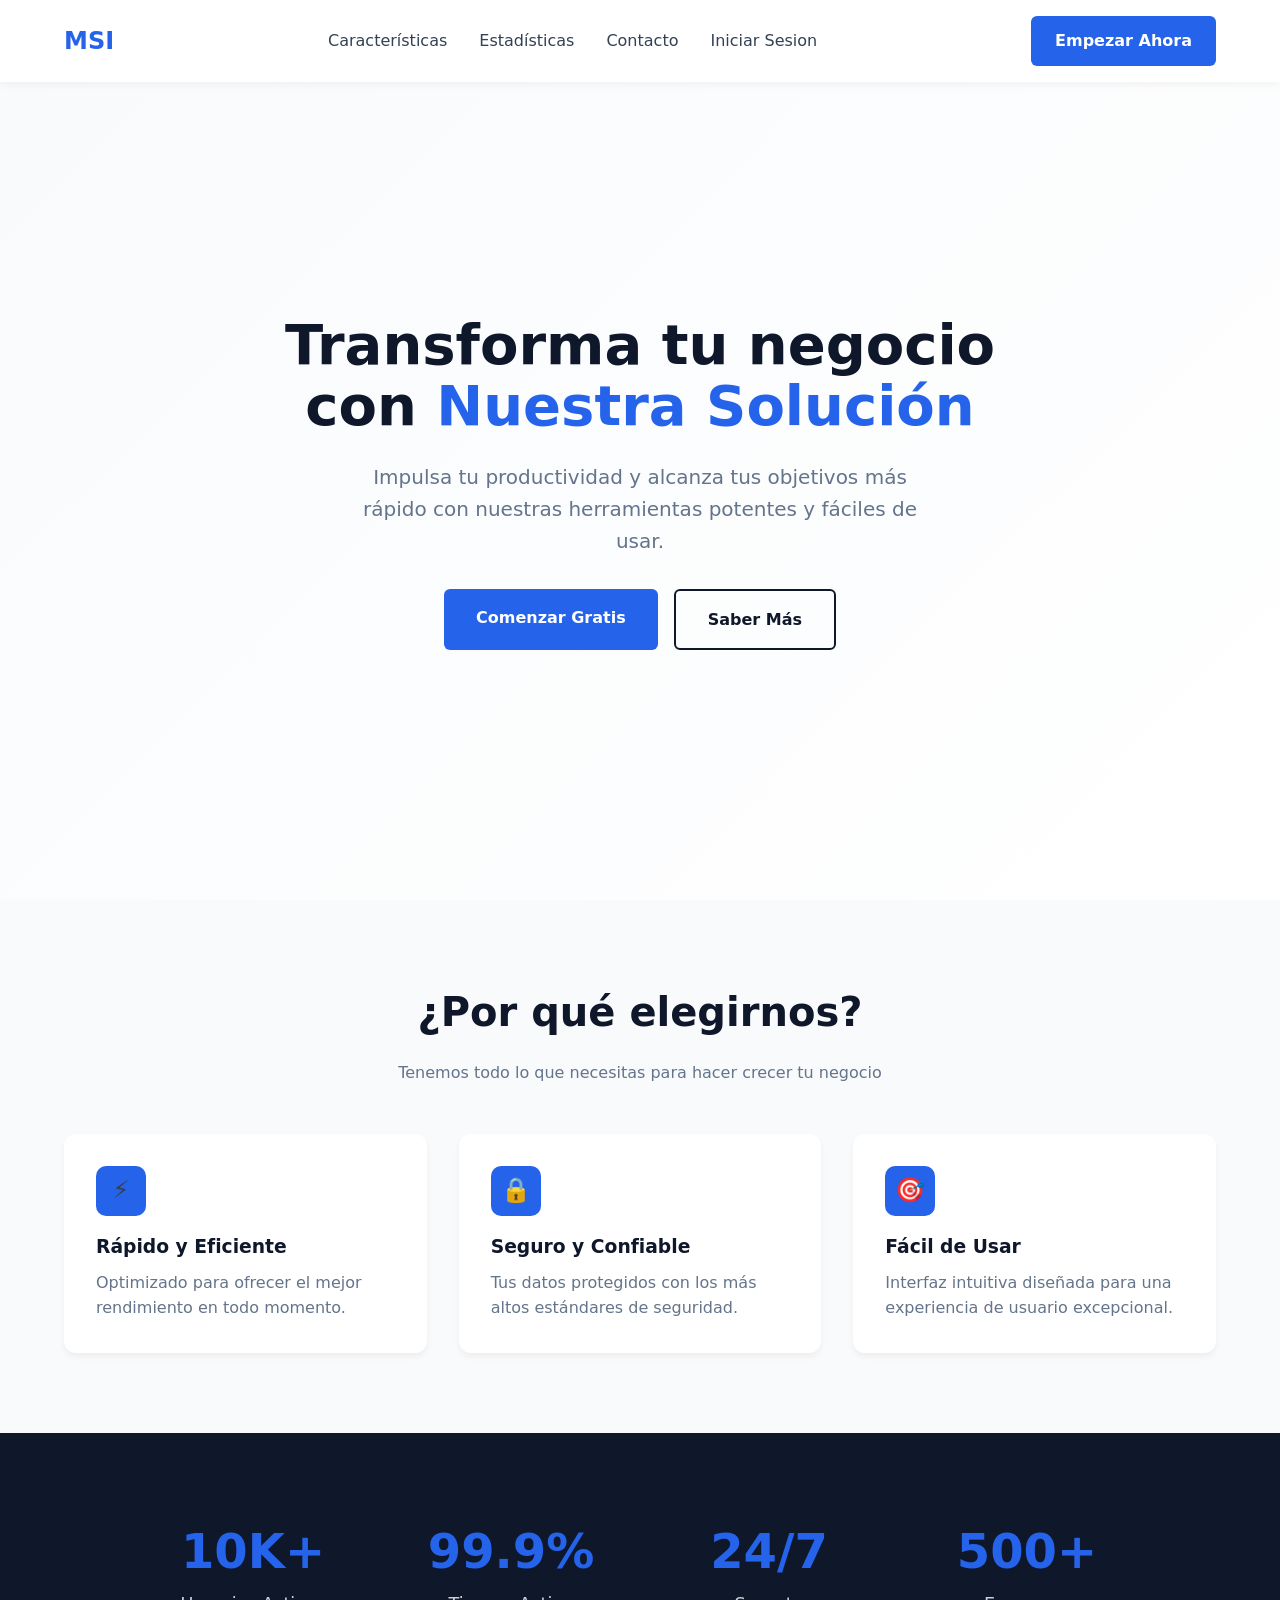
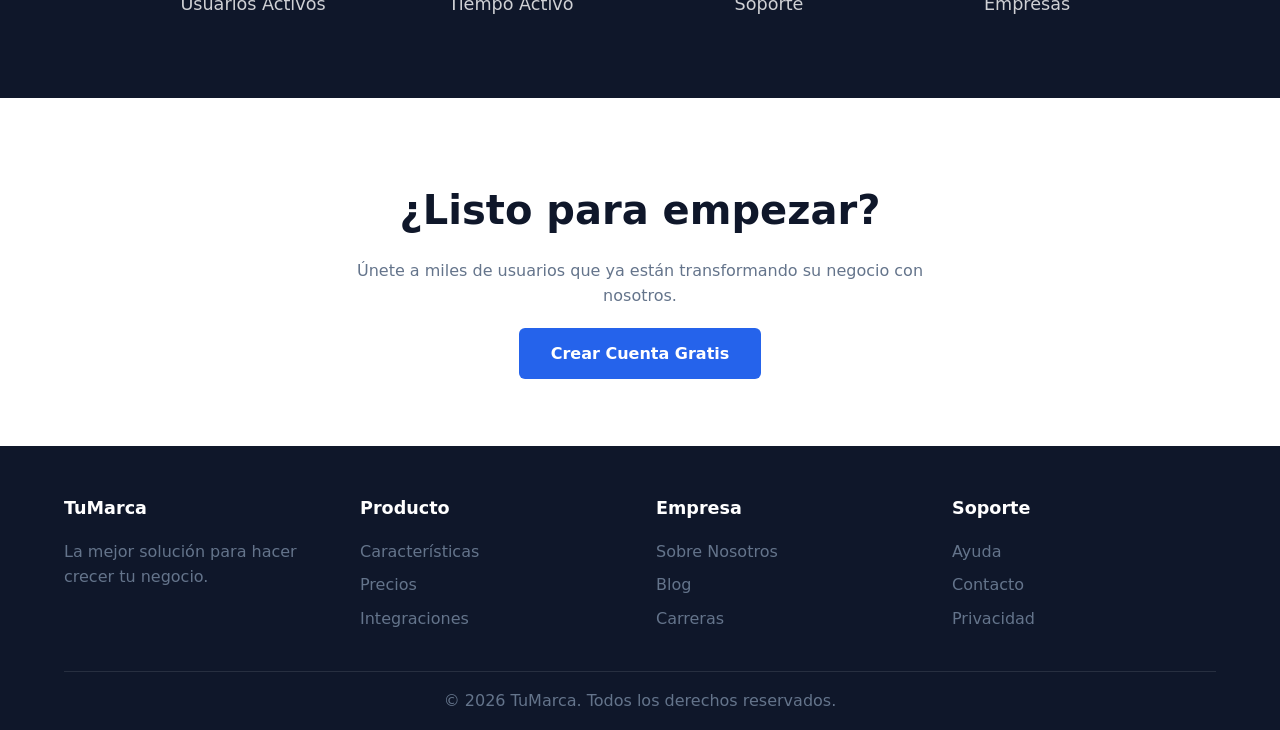
<file: index.html>
<!DOCTYPE html>
<html lang="es">
<head>
    <meta charset="UTF-8">
    <meta name="viewport" content="width=device-width, initial-scale=1.0">
    <title>Landing Page - Tu Producto</title>
    <link rel="stylesheet" href="css/index.css">
</head>
<body>
    <!-- Navigation -->
    <nav>
        <div class="logo">MSI</div>
        <ul class="nav-links">
            <li><a href="#features">Características</a></li>
            <li><a href="#stats">Estadísticas</a></li>
            <li><a href="#contact">Contacto</a></li>
            <li><a href="login.html">Iniciar Sesion</a></li>
        </ul>
        <a href="login.html" class="cta-button">Empezar Ahora</a>
    </nav>
    
    <!-- Hero Section -->
    <section class="hero">
        <div class="hero-content">
            <h1>Transforma tu negocio con <span>Nuestra Solución</span></h1>
            <p>Impulsa tu productividad y alcanza tus objetivos más rápido con nuestras herramientas potentes y fáciles de usar.</p>
            <div class="hero-buttons">
                <a href="login.html" class="btn-primary">Comenzar Gratis</a>
                <a href="#features" class="btn-secondary">Saber Más</a>
            </div>
        </div>
    </section>
    
    <!-- Features Section -->
    <section class="features" id="features">
        <div class="section-header">
            <h2>¿Por qué elegirnos?</h2>
            <p>Tenemos todo lo que necesitas para hacer crecer tu negocio</p>
        </div>
        <div class="features-grid">
            <div class="feature-card">
                <div class="feature-icon">⚡</div>
                <h3>Rápido y Eficiente</h3>
                <p>Optimizado para ofrecer el mejor rendimiento en todo momento.</p>
            </div>
            <div class="feature-card">
                <div class="feature-icon">🔒</div>
                <h3>Seguro y Confiable</h3>
                <p>Tus datos protegidos con los más altos estándares de seguridad.</p>
            </div>
            <div class="feature-card">
                <div class="feature-icon">🎯</div>
                <h3>Fácil de Usar</h3>
                <p>Interfaz intuitiva diseñada para una experiencia de usuario excepcional.</p>
            </div>
        </div>
    </section>
    
    <!-- Stats Section -->
    <section class="stats" id="stats">
        <div class="stats-grid">
            <div class="stat-item">
                <div class="stat-number">10K+</div>
                <div class="stat-label">Usuarios Activos</div>
            </div>
            <div class="stat-item">
                <div class="stat-number">99.9%</div>
                <div class="stat-label">Tiempo Activo</div>
            </div>
            <div class="stat-item">
                <div class="stat-number">24/7</div>
                <div class="stat-label">Soporte</div>
            </div>
            <div class="stat-item">
                <div class="stat-number">500+</div>
                <div class="stat-label">Empresas</div>
            </div>
        </div>
    </section>
    
    <!-- CTA Section -->
    <section class="cta-section" id="contact">
        <div class="cta-content">
            <h2>¿Listo para empezar?</h2>
            <p>Únete a miles de usuarios que ya están transformando su negocio con nosotros.</p>
            <a href="login.html" class="btn-primary">Crear Cuenta Gratis</a>
        </div>
    </section>
    
    <!-- Footer -->
    <footer>
        <div class="footer-content">
            <div class="footer-section">
                <h4>TuMarca</h4>
                <p style="color: var(--text-light);">La mejor solución para hacer crecer tu negocio.</p>
            </div>
            <div class="footer-section">
                <h4>Producto</h4>
                <ul>
                    <li><a href="#">Características</a></li>
                    <li><a href="#">Precios</a></li>
                    <li><a href="#">Integraciones</a></li>
                </ul>
            </div>
            <div class="footer-section">
                <h4>Empresa</h4>
                <ul>
                    <li><a href="#">Sobre Nosotros</a></li>
                    <li><a href="#">Blog</a></li>
                    <li><a href="#">Carreras</a></li>
                </ul>
            </div>
            <div class="footer-section">
                <h4>Soporte</h4>
                <ul>
                    <li><a href="#">Ayuda</a></li>
                    <li><a href="#">Contacto</a></li>
                    <li><a href="#">Privacidad</a></li>
                </ul>
            </div>
        </div>
        <div class="footer-bottom">
            <p>&copy; 2026 TuMarca. Todos los derechos reservados.</p>
        </div>
    </footer>
</body>
</html>
</file>
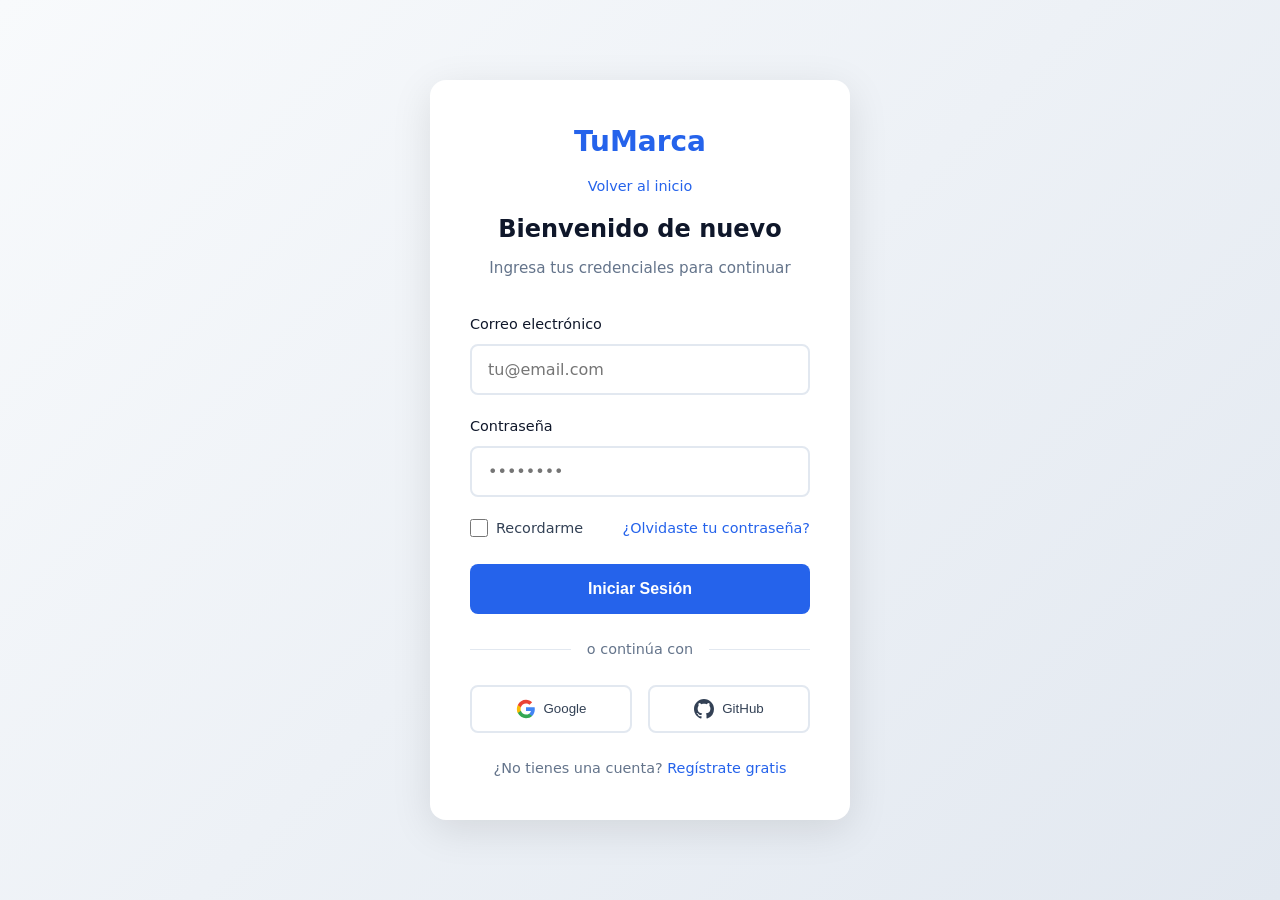
<file: login.html>
<!DOCTYPE html>
<html lang="es">
<head>
    <meta charset="UTF-8">
    <meta name="viewport" content="width=device-width, initial-scale=1.0">
    <title>Iniciar Sesión - TuMarca</title>
    <link rel="stylesheet" href="css/login.css">
    <script src="js/login.js" defer></script>
</head>
<body>
    <!-- Login Form -->
    <div class="login-container" id="loginContainer">
        <div class="login-header">
            <div class="logo">TuMarca</div>
            <a href="index.html" class="back-link">Volver al inicio</a>
            <h1>Bienvenido de nuevo</h1>
            <p>Ingresa tus credenciales para continuar</p>
        </div>
        
        <div class="alert alert-error" id="errorAlert"></div>
        <div class="alert alert-success" id="successAlert"></div>
        
        <form id="loginForm">
            <div class="form-group">
                <label for="email">Correo electrónico</label>
                <input type="email" id="email" name="email" placeholder="tu@email.com" required>
                <div class="error-message" id="emailError">Por favor ingresa un correo válido</div>
            </div>
            
            <div class="form-group">
                <label for="password">Contraseña</label>
                <input type="password" id="password" name="password" placeholder="••••••••" required>
                <div class="error-message" id="passwordError">La contraseña debe tener al menos 6 caracteres</div>
            </div>
            
            <div class="form-options">
                <label class="remember-me">
                    <input type="checkbox" id="remember">
                    <span>Recordarme</span>
                </label>
                <a href="#" class="forgot-password">¿Olvidaste tu contraseña?</a>
            </div>
            
            <button type="submit" class="login-button" id="loginBtn">Iniciar Sesión</button>
        </form>
        
        <div class="divider">
            <span>o continúa con</span>
        </div>
        
        <div class="social-login">
            <button type="button" class="social-button" onclick="socialLogin('google')">
                <svg width="20" height="20" viewBox="0 0 24 24" fill="none">
                    <path d="M22.56 12.25c0-.78-.07-1.53-.2-2.25H12v4.26h5.92c-.26 1.37-1.04 2.53-2.21 3.31v2.77h3.57c2.08-1.92 3.28-4.74 3.28-8.09z" fill="#4285F4"/>
                    <path d="M12 23c2.97 0 5.46-.98 7.28-2.66l-3.57-2.77c-.98.66-2.23 1.06-3.71 1.06-2.86 0-5.29-1.93-6.16-4.53H2.18v2.84C3.99 20.53 7.7 23 12 23z" fill="#34A853"/>
                    <path d="M5.84 14.09c-.22-.66-.35-1.36-.35-2.09s.13-1.43.35-2.09V7.07H2.18C1.43 8.55 1 10.22 1 12s.43 3.45 1.18 4.93l2.85-2.22.81-.62z" fill="#FBBC05"/>
                    <path d="M12 5.38c1.62 0 3.06.56 4.21 1.64l3.15-3.15C17.45 2.09 14.97 1 12 1 7.7 1 3.99 3.47 2.18 7.07l3.66 2.84c.87-2.6 3.3-4.53 6.16-4.53z" fill="#EA4335"/>
                </svg>
                Google
            </button>
            <button type="button" class="social-button" onclick="socialLogin('github')">
                <svg width="20" height="20" viewBox="0 0 24 24" fill="currentColor">
                    <path d="M12 0C5.37 0 0 5.37 0 12c0 5.31 3.435 9.795 8.205 11.385.6.105.825-.255.825-.57 0-.285-.015-1.23-.015-2.235-3.015.555-3.795-.735-4.035-1.41-.135-.345-.72-1.41-1.23-1.695-.42-.225-1.02-.78-.015-.795.945-.015 1.62.87 1.845 1.23 1.08 1.815 2.805 1.305 3.495.99.105-.78.42-1.305.765-1.605-2.67-.3-5.46-1.335-5.46-5.925 0-1.305.465-2.385 1.23-3.225-.12-.3-.54-1.53.12-3.18 0 0 1.005-.315 3.3 1.23.96-.27 1.98-.405 3-.405s2.04.135 3 .405c2.295-1.56 3.3-1.23 3.3-1.23.66 1.65.24 2.88.12 3.18.765.84 1.23 1.905 1.23 3.225 0 4.605-2.805 5.625-5.475 5.925.435.375.81 1.095.81 2.22 0 1.605-.015 2.895-.015 3.3 0 .315.225.69.825.57A12.02 12.02 0 0024 12c0-6.63-5.37-12-12-12z"/>
                </svg>
                GitHub
            </button>
        </div>
        
        <div class="signup-link">
            ¿No tienes una cuenta? <a href="#" onclick="showSignup()">Regístrate gratis</a>
        </div>
    </div>
    
    <!-- Dashboard (after login) -->
    <div class="dashboard" id="dashboard">
        <!-- Sidebar -->
        <aside class="sidebar" id="sidebar">
            <div class="sidebar-logo">
                <div class="logo">TuMarca</div>
            </div>
            <ul class="sidebar-menu">
                <li><a href="#" class="active" onclick="showPage('dashboard')">
                    <svg fill="none" stroke="currentColor" viewBox="0 0 24 24"><path stroke-linecap="round" stroke-linejoin="round" stroke-width="2" d="M3 12l2-2m0 0l7-7 7 7M5 10v10a1 1 0 001 1h3m10-11l2 2m-2-2v10a1 1 0 01-1 1h-3m-6 0a1 1 0 001-1v-4a1 1 0 011-1h2a1 1 0 011 1v4a1 1 0 001 1m-6 0h6"></path></svg>
                    Dashboard
                </a></li>
                <li><a href="#" onclick="showPage('analytics')">
                    <svg fill="none" stroke="currentColor" viewBox="0 0 24 24"><path stroke-linecap="round" stroke-linejoin="round" stroke-width="2" d="M9 19v-6a2 2 0 00-2-2H5a2 2 0 00-2 2v6a2 2 0 002 2h2a2 2 0 002-2zm0 0V9a2 2 0 012-2h2a2 2 0 012 2v10m-6 0a2 2 0 002 2h2a2 2 0 002-2m0 0V5a2 2 0 012-2h2a2 2 0 012 2v14a2 2 0 01-2 2h-2a2 2 0 01-2-2z"></path></svg>
                    Analytics
                </a></li>
                <li><a href="#" onclick="showPage('users')">
                    <svg fill="none" stroke="currentColor" viewBox="0 0 24 24"><path stroke-linecap="round" stroke-linejoin="round" stroke-width="2" d="M12 4.354a4 4 0 110 5.292M15 21H3v-1a6 6 0 0112 0v1zm0 0h6v-1a6 6 0 00-9-5.197M13 7a4 4 0 11-8 0 4 4 0 018 0z"></path></svg>
                    Usuarios
                </a></li>
                <li><a href="#" onclick="showPage('products')">
                    <svg fill="none" stroke="currentColor" viewBox="0 0 24 24"><path stroke-linecap="round" stroke-linejoin="round" stroke-width="2" d="M20 7l-8-4-8 4m16 0l-8 4m8-4v10l-8 4m0-10L4 7m8 4v10M4 7v10l8 4"></path></svg>
                    Productos
                </a></li>
                <li><a href="#" onclick="showPage('orders')">
                    <svg fill="none" stroke="currentColor" viewBox="0 0 24 24"><path stroke-linecap="round" stroke-linejoin="round" stroke-width="2" d="M9 5H7a2 2 0 00-2 2v12a2 2 0 002 2h10a2 2 0 002-2V7a2 2 0 00-2-2h-2M9 5a2 2 0 002 2h2a2 2 0 002-2M9 5a2 2 0 012-2h2a2 2 0 012 2m-3 7h3m-3 4h3m-6-4h.01M9 16h.01"></path></svg>
                    Pedidos
                </a></li>
                <li><a href="#" onclick="showPage('settings')">
                    <svg fill="none" stroke="currentColor" viewBox="0 0 24 24"><path stroke-linecap="round" stroke-linejoin="round" stroke-width="2" d="M10.325 4.317c.426-1.756 2.924-1.756 3.35 0a1.724 1.724 0 002.573 1.066c1.543-.94 3.31.826 2.37 2.37a1.724 1.724 0 001.065 2.572c1.756.426 1.756 2.924 0 3.35a1.724 1.724 0 00-1.066 2.573c.94 1.543-.826 3.31-2.37 2.37a1.724 1.724 0 00-2.572 1.065c-.426 1.756-2.924 1.756-3.35 0a1.724 1.724 0 00-2.573-1.066c-1.543.94-3.31-.826-2.37-2.37a1.724 1.724 0 00-1.065-2.572c-1.756-.426-1.756-2.924 0-3.35a1.724 1.724 0 001.066-2.573c-.94-1.543.826-3.31 2.37-2.37.996.608 2.296.07 2.572-1.065z"></path><path stroke-linecap="round" stroke-linejoin="round" stroke-width="2" d="M15 12a3 3 0 11-6 0 3 3 0 016 0z"></path></svg>
                    Configuración
                </a></li>
            </ul>
        </aside>
        
        <!-- Main Content -->
        <main class="main-content">
            <!-- Header -->
            <header class="dashboard-header">
                <div class="header-left">
                    <button class="menu-toggle" onclick="toggleSidebar()">
                        <svg width="24" height="24" fill="none" stroke="currentColor" viewBox="0 0 24 24"><path stroke-linecap="round" stroke-linejoin="round" stroke-width="2" d="M4 6h16M4 12h16M4 18h16"></path></svg>
                    </button>
                    <div class="search-box">
                        <svg width="18" height="18" fill="none" stroke="currentColor" viewBox="0 0 24 24"><path stroke-linecap="round" stroke-linejoin="round" stroke-width="2" d="M21 21l-6-6m2-5a7 7 0 11-14 0 7 7 0 0114 0z"></path></svg>
                        <input type="text" placeholder="Buscar...">
                    </div>
                </div>
                <div class="header-right">
                    <button class="notification-btn">
                        <svg width="24" height="24" fill="none" stroke="currentColor" viewBox="0 0 24 24"><path stroke-linecap="round" stroke-linejoin="round" stroke-width="2" d="M15 17h5l-1.405-1.405A2.032 2.032 0 0118 14.158V11a6.002 6.002 0 00-4-5.659V5a2 2 0 10-4 0v.341C7.67 6.165 6 8.388 6 11v3.159c0 .538-.214 1.055-.595 1.436L4 17h5m6 0v1a3 3 0 11-6 0v-1m6 0H9"></path></svg>
                        <span class="notification-badge">3</span>
                    </button>
                    <div class="user-menu">
                        <div class="user-avatar" id="userAvatar">A</div>
                        <div class="user-info">
                            <span class="user-name" id="userName">Usuario</span>
                            <span class="user-role">Administrador</span>
                        </div>
                    </div>
                    <button class="logout-btn" onclick="logout()">Cerrar</button>
                </div>
            </header>
            
            <!-- Dashboard Content -->
            <div class="dashboard-content" id="dashboardContent">
                <h1 class="page-title">Dashboard</h1>
                <p class="page-subtitle">Resumen de tu actividad y métricas importantes</p>
                
                <!-- Stats -->
                <div class="stats-grid">
                    <div class="stat-card">
                        <div class="stat-icon blue">
                            <svg width="24" height="24" fill="none" stroke="currentColor" viewBox="0 0 24 24"><path stroke-linecap="round" stroke-linejoin="round" stroke-width="2" d="M12 4.354a4 4 0 110 5.292M15 21H3v-1a6 6 0 0112 0v1zm0 0h6v-1a6 6 0 00-9-5.197M13 7a4 4 0 11-8 0 4 4 0 018 0z"></path></svg>
                        </div>
                        <div class="stat-info">
                            <h3>12,345</h3>
                            <p>Usuarios Totales</p>
                            <span class="stat-change positive">↑ 12% este mes</span>
                        </div>
                    </div>
                    <div class="stat-card">
                        <div class="stat-icon green">
                            <svg width="24" height="24" fill="none" stroke="currentColor" viewBox="0 0 24 24"><path stroke-linecap="round" stroke-linejoin="round" stroke-width="2" d="M13 7h8m0 0v8m0-8l-8 8-4-4-6 6"></path></svg>
                        </div>
                        <div class="stat-info">
                            <h3>$84,230</h3>
                            <p>Ingresos</p>
                            <span class="stat-change positive">↑ 8% este mes</span>
                        </div>
                    </div>
                    <div class="stat-card">
                        <div class="stat-icon orange">
                            <svg width="24" height="24" fill="none" stroke="currentColor" viewBox="0 0 24 24"><path stroke-linecap="round" stroke-linejoin="round" stroke-width="2" d="M16 11V7a4 4 0 00-8 0v4M5 9h14l1 12H4L5 9z"></path></svg>
                        </div>
                        <div class="stat-info">
                            <h3>1,234</h3>
                            <p>Pedidos</p>
                            <span class="stat-change negative">↓ 3% este mes</span>
                        </div>
                    </div>
                    <div class="stat-card">
                        <div class="stat-icon purple">
                            <svg width="24" height="24" fill="none" stroke="currentColor" viewBox="0 0 24 24"><path stroke-linecap="round" stroke-linejoin="round" stroke-width="2" d="M11.049 2.927c.3-.921 1.603-.921 1.902 0l1.519 4.674a1 1 0 00.95.69h4.915c.969 0 1.371 1.24.588 1.81l-3.976 2.888a1 1 0 00-.363 1.118l1.518 4.674c.3.922-.755 1.688-1.538 1.118l-3.976-2.888a1 1 0 00-1.176 0l-3.976 2.888c-.783.57-1.838-.197-1.538-1.118l1.518-4.674a1 1 0 00-.363-1.118l-3.976-2.888c-.784-.57-.38-1.81.588-1.81h4.914a1 1 0 00.951-.69l1.519-4.674z"></path></svg>
                        </div>
                        <div class="stat-info">
                            <h3>4.8</h3>
                            <p>Calificación</p>
                            <span class="stat-change positive">↑ 0.2 este mes</span>
                        </div>
                    </div>
                </div>
                
                <!-- Charts -->
                <div class="charts-grid">
                    <div class="chart-card">
                        <div class="chart-header">
                            <h3>Ingresos Semanales</h3>
                            <select class="chart-filter">
                                <option>Esta semana</option>
                                <option>Semana pasada</option>
                                <option>Este mes</option>
                            </select>
                        </div>
                        <div class="bar-chart">
                            <div class="bar-item">
                                <span class="bar-value">$1.2k</span>
                                <div class="bar" style="height: 60px;"></div>
                                <span class="bar-label">Lun</span>
                            </div>
                            <div class="bar-item">
                                <span class="bar-value">$2.1k</span>
                                <div class="bar" style="height: 100px;"></div>
                                <span class="bar-label">Mar</span>
                            </div>
                            <div class="bar-item">
                                <span class="bar-value">$1.8k</span>
                                <div class="bar" style="height: 85px;"></div>
                                <span class="bar-label">Mié</span>
                            </div>
                            <div class="bar-item">
                                <span class="bar-value">$2.5k</span>
                                <div class="bar" style="height: 120px;"></div>
                                <span class="bar-label">Jue</span>
                            </div>
                            <div class="bar-item">
                                <span class="bar-value">$3.2k</span>
                                <div class="bar" style="height: 150px;"></div>
                                <span class="bar-label">Vie</span>
                            </div>
                            <div class="bar-item">
                                <span class="bar-value">$2.8k</span>
                                <div class="bar" style="height: 130px;"></div>
                                <span class="bar-label">Sáb</span>
                            </div>
                            <div class="bar-item">
                                <span class="bar-value">$1.9k</span>
                                <div class="bar" style="height: 90px;"></div>
                                <span class="bar-label">Dom</span>
                            </div>
                        </div>
                    </div>
                    <div class="chart-card">
                        <div class="chart-header">
                            <h3>Por Categoría</h3>
                        </div>
                        <div class="donut-chart">
                            <div class="donut"></div>
                            <div class="donut-legend">
                                <div class="legend-item">
                                    <div class="legend-color" style="background: var(--primary);"></div>
                                    <span>Electrónica 35%</span>
                                </div>
                                <div class="legend-item">
                                    <div class="legend-color" style="background: var(--success);"></div>
                                    <span>Ropa 30%</span>
                                </div>
                                <div class="legend-item">
                                    <div class="legend-color" style="background: #f59e0b;"></div>
                                    <span>Hogar 20%</span>
                                </div>
                                <div class="legend-item">
                                    <div class="legend-color" style="background: var(--error);"></div>
                                    <span>Otros 15%</span>
                                </div>
                            </div>
                        </div>
                    </div>
                </div>
                
                <!-- Table -->
                <div class="table-card">
                    <div class="table-header">
                        <h3>Últimos Pedidos</h3>
                        <a href="#" class="view-all">Ver todos →</a>
                    </div>
                    <table>
                        <thead>
                            <tr>
                                <th>ID</th>
                                <th>Cliente</th>
                                <th>Producto</th>
                                <th>Estado</th>
                                <th>Monto</th>
                                <th>Fecha</th>
                                <th>Acción</th>
                            </tr>
                        </thead>
                        <tbody>
                            <tr>
                                <td>#ORD-001</td>
                                <td>Juan Pérez</td>
                                <td>Laptop Pro</td>
                                <td><span class="status active">Activo</span></td>
                                <td>$1,299</td>
                                <td>14 May 2026</td>
                                <td><button class="action-btn">Ver</button></td>
                            </tr>
                            <tr>
                                <td>#ORD-002</td>
                                <td>María García</td>
                                <td>iPhone 15</td>
                                <td><span class="status pending">Pendiente</span></td>
                                <td>$999</td>
                                <td>14 May 2026</td>
                                <td><button class="action-btn">Ver</button></td>
                            </tr>
                            <tr>
                                <td>#ORD-003</td>
                                <td>Carlos López</td>
                                <td>Apple Watch</td>
                                <td><span class="status active">Activo</span></td>
                                <td>$499</td>
                                <td>13 May 2026</td>
                                <td><button class="action-btn">Ver</button></td>
                            </tr>
                            <tr>
                                <td>#ORD-004</td>
                                <td>Ana Mart��nez</td>
                                <td>AirPods Pro</td>
                                <td><span class="status inactive">Inactivo</span></td>
                                <td>$249</td>
                                <td>13 May 2026</td>
                                <td><button class="action-btn">Ver</button></td>
                            </tr>
                            <tr>
                                <td>#ORD-005</td>
                                <td>Pedro Sánchez</td>
                                <td>iPad Air</td>
                                <td><span class="status active">Activo</span></td>
                                <td>$799</td>
                                <td>12 May 2026</td>
                                <td><button class="action-btn">Ver</button></td>
                            </tr>
                        </tbody>
                    </table>
                </div>
                
                <!-- Quick Actions -->
                <div class="quick-actions">
                    <button class="quick-action-btn" onclick="showAlert('Nueva orden creada')">
                        <svg width="20" height="20" fill="none" stroke="currentColor" viewBox="0 0 24 24"><path stroke-linecap="round" stroke-linejoin="round" stroke-width="2" d="M12 6v6m0 0v6m0-6h6m-6 0H6"></path></svg>
                        Nuevo Pedido
                    </button>
                    <button class="quick-action-btn" onclick="showAlert('Agregando usuario...')">
                        <svg width="20" height="20" fill="none" stroke="currentColor" viewBox="0 0 24 24"><path stroke-linecap="round" stroke-linejoin="round" stroke-width="2" d="M18 9v3m0 0v3m0-3h3m-3 0h-3m-2-5a4 4 0 11-8 0 4 4 0 018 0zM3 20a6 6 0 0112 0v1H3v-1z"></path></svg>
                        Agregar Usuario
                    </button>
                    <button class="quick-action-btn" onclick="showAlert('Generando reporte...')">
                        <svg width="20" height="20" fill="none" stroke="currentColor" viewBox="0 0 24 24"><path stroke-linecap="round" stroke-linejoin="round" stroke-width="2" d="M9 17v-2m3 2v-4m3 4v-6m2 10H7a2 2 0 01-2-2V5a2 2 0 012-2h5.586a1 1 0 01.707.293l5.414 5.414a1 1 0 01.293.707V19a2 2 0 01-2 2z"></path></svg>
                        Generar Reporte
                    </button>
                    <button class="quick-action-btn" onclick="showAlert('Abriendo configuración...')">
                        <svg width="20" height="20" fill="none" stroke="currentColor" viewBox="0 0 24 24"><path stroke-linecap="round" stroke-linejoin="round" stroke-width="2" d="M10.325 4.317c.426-1.756 2.924-1.756 3.35 0a1.724 1.724 0 002.573 1.066c1.543-.94 3.31.826 2.37 2.37a1.724 1.724 0 001.065 2.572c1.756.426 1.756 2.924 0 3.35a1.724 1.724 0 00-1.066 2.573c.94 1.543-.826 3.31-2.37 2.37a1.724 1.724 0 00-2.572 1.065c-.426 1.756-2.924 1.756-3.35 0a1.724 1.724 0 00-2.573-1.066c-1.543.94-3.31-.826-2.37-2.37a1.724 1.724 0 00-1.065-2.572c-1.756-.426-1.756-2.924 0-3.35a1.724 1.724 0 001.066-2.573c-.94-1.543.826-3.31 2.37-2.37.996.608 2.296.07 2.572-1.065z"></path><path stroke-linecap="round" stroke-linejoin="round" stroke-width="2" d="M15 12a3 3 0 11-6 0 3 3 0 016 0z"></path></svg>
                        Configuración
                    </button>
                </div>
            </div>
        </main>
    </div>
    
</body>
</html>
</file>
<file: css/index.css>
* {
    margin: 0;
    padding: 0;
    box-sizing: border-box;
}

:root {
    --primary: #2563eb;
    --primary-dark: #1d4ed8;
    --secondary: #0f172a;
    --text: #334155;
    --text-light: #64748b;
    --bg-light: #f8fafc;
    --white: #ffffff;
}

body {
    font-family: 'Segoe UI', system-ui, sans-serif;
    line-height: 1.6;
    color: var(--text);
    background-color: var(--white);
}

/* Navigation */
nav {
    display: flex;
    justify-content: space-between;
    align-items: center;
    padding: 1rem 5%;
    background-color: var(--white);
    box-shadow: 0 2px 10px rgba(0, 0, 0, 0.05);
    position: fixed;
    width: 100%;
    top: 0;
    z-index: 1000;
}

.logo {
    font-size: 1.5rem;
    font-weight: 700;
    color: var(--primary);
}

.nav-links {
    display: flex;
    gap: 2rem;
    list-style: none;
}

.nav-links a {
    text-decoration: none;
    color: var(--text);
    font-weight: 500;
    transition: color 0.3s;
}

.nav-links a:hover {
    color: var(--primary);
}

.cta-button {
    background-color: var(--primary);
    color: var(--white);
    padding: 0.75rem 1.5rem;
    border-radius: 6px;
    text-decoration: none;
    font-weight: 600;
    transition: background-color 0.3s;
}

.cta-button:hover {
    background-color: var(--primary-dark);
}

/* Hero Section */
.hero {
    min-height: 100vh;
    display: flex;
    align-items: center;
    justify-content: center;
    padding: 8rem 5% 4rem;
    background: linear-gradient(135deg, var(--bg-light) 0%, var(--white) 100%);
}

.hero-content {
    max-width: 800px;
    text-align: center;
}

.hero h1 {
    font-size: 3.5rem;
    line-height: 1.1;
    color: var(--secondary);
    margin-bottom: 1.5rem;
}

.hero h1 span {
    color: var(--primary);
}

.hero p {
    font-size: 1.25rem;
    color: var(--text-light);
    margin-bottom: 2rem;
    max-width: 600px;
    margin-left: auto;
    margin-right: auto;
}

.hero-buttons {
    display: flex;
    gap: 1rem;
    justify-content: center;
    flex-wrap: wrap;
}

.btn-primary {
    background-color: var(--primary);
    color: var(--white);
    padding: 1rem 2rem;
    border-radius: 6px;
    text-decoration: none;
    font-weight: 600;
    transition: transform 0.2s, background-color 0.3s;
}

.btn-primary:hover {
    background-color: var(--primary-dark);
    transform: translateY(-2px);
}

.btn-secondary {
    background-color: transparent;
    color: var(--secondary);
    padding: 1rem 2rem;
    border-radius: 6px;
    text-decoration: none;
    font-weight: 600;
    border: 2px solid var(--secondary);
    transition: background-color 0.3s, color 0.3s;
}

.btn-secondary:hover {
    background-color: var(--secondary);
    color: var(--white);
}

/* Features Section */
.features {
    padding: 5rem 5%;
    background-color: var(--bg-light);
}

.section-header {
    text-align: center;
    margin-bottom: 3rem;
}

.section-header h2 {
    font-size: 2.5rem;
    color: var(--secondary);
    margin-bottom: 1rem;
}

.section-header p {
    color: var(--text-light);
    max-width: 600px;
    margin: 0 auto;
}

.features-grid {
    display: grid;
    grid-template-columns: repeat(auto-fit, minmax(300px, 1fr));
    gap: 2rem;
    max-width: 1200px;
    margin: 0 auto;
}

.feature-card {
    background-color: var(--white);
    padding: 2rem;
    border-radius: 12px;
    box-shadow: 0 4px 6px rgba(0, 0, 0, 0.05);
    transition: transform 0.3s;
}

.feature-card:hover {
    transform: translateY(-5px);
}

.feature-icon {
    width: 50px;
    height: 50px;
    background-color: var(--primary);
    border-radius: 10px;
    display: flex;
    align-items: center;
    justify-content: center;
    margin-bottom: 1rem;
    font-size: 1.5rem;
}

.feature-card h3 {
    color: var(--secondary);
    margin-bottom: 0.5rem;
}

.feature-card p {
    color: var(--text-light);
}

/* Stats Section */
.stats {
    padding: 5rem 5%;
    background-color: var(--secondary);
}

.stats-grid {
    display: grid;
    grid-template-columns: repeat(auto-fit, minmax(200px, 1fr));
    gap: 2rem;
    max-width: 1000px;
    margin: 0 auto;
    text-align: center;
}

.stat-item {
    color: var(--white);
}

.stat-number {
    font-size: 3rem;
    font-weight: 700;
    color: var(--primary);
}

.stat-label {
    font-size: 1.1rem;
    opacity: 0.8;
}

/* CTA Section */
.cta-section {
    padding: 5rem 5%;
    text-align: center;
}

.cta-content {
    max-width: 600px;
    margin: 0 auto;
}

.cta-content h2 {
    font-size: 2.5rem;
    color: var(--secondary);
    margin-bottom: 1rem;
}

.cta-content p {
    color: var(--text-light);
    margin-bottom: 2rem;
}

/* Footer */
footer {
    background-color: var(--secondary);
    color: var(--white);
    padding: 3rem 5% 1rem;
}

.footer-content {
    max-width: 1200px;
    margin: 0 auto;
    display: grid;
    grid-template-columns: repeat(auto-fit, minmax(200px, 1fr));
    gap: 2rem;
}

.footer-section h4 {
    margin-bottom: 1rem;
    font-size: 1.1rem;
}

.footer-section ul {
    list-style: none;
}

.footer-section li {
    margin-bottom: 0.5rem;
}

.footer-section a {
    color: var(--text-light);
    text-decoration: none;
    transition: color 0.3s;
}

.footer-section a:hover {
    color: var(--white);
}

.footer-bottom {
    max-width: 1200px;
    margin: 2rem auto 0;
    padding-top: 1rem;
    border-top: 1px solid rgba(255, 255, 255, 0.1);
    text-align: center;
    color: var(--text-light);
}

/* Responsive */
@media (max-width: 768px) {
    .hero h1 {
        font-size: 2.5rem;
    }

    .nav-links {
        display: none;
    }

    .features-grid {
        grid-template-columns: 1fr;
    }
}
</file>
<file: css/login.css>
* {
    margin: 0;
    padding: 0;
    box-sizing: border-box;
}

:root {
    --primary: #2563eb;
    --primary-dark: #1d4ed8;
    --secondary: #0f172a;
    --text: #334155;
    --text-light: #64748b;
    --white: #ffffff;
    --error: #dc2626;
    --success: #16a34a;
    --border: #e2e8f0;
}

body {
    font-family: 'Segoe UI', system-ui, sans-serif;
    line-height: 1.6;
    color: var(--text);
    background: linear-gradient(135deg, #f8fafc 0%, #e2e8f0 100%);
    min-height: 100vh;
    display: flex;
    align-items: center;
    justify-content: center;
    padding: 1rem;
}

.login-container {
    background: var(--white);
    border-radius: 16px;
    box-shadow: 0 10px 40px rgba(0, 0, 0, 0.1);
    width: 100%;
    max-width: 420px;
    padding: 2.5rem;
}

.login-header {
    text-align: center;
    margin-bottom: 2rem;
}

.login-header .logo {
    font-size: 1.75rem;
    font-weight: 700;
    color: var(--primary);
    margin-bottom: 0.5rem;
}

.back-link {
    display: inline-block;
    margin-bottom: 0.75rem;
    font-size: 0.9rem;
    color: var(--primary);
    text-decoration: none;
}

.back-link:hover {
    color: var(--primary-dark);
}

.login-header h1 {
    font-size: 1.5rem;
    color: var(--secondary);
    margin-bottom: 0.5rem;
}

.login-header p {
    color: var(--text-light);
    font-size: 0.95rem;
}

.form-group {
    margin-bottom: 1.25rem;
}

.form-group label {
    display: block;
    margin-bottom: 0.5rem;
    font-weight: 500;
    color: var(--secondary);
    font-size: 0.9rem;
}

.form-group input {
    width: 100%;
    padding: 0.875rem 1rem;
    border: 2px solid var(--border);
    border-radius: 8px;
    font-size: 1rem;
    font-family: inherit;
    transition: border-color 0.3s, box-shadow 0.3s;
}

.form-group input:focus {
    outline: none;
    border-color: var(--primary);
    box-shadow: 0 0 0 3px rgba(37, 99, 235, 0.1);
}

.form-group input.error {
    border-color: var(--error);
}

.form-group input.success {
    border-color: var(--success);
}

.error-message {
    color: var(--error);
    font-size: 0.85rem;
    margin-top: 0.35rem;
    display: none;
}

.error-message.visible {
    display: block;
}

.form-options {
    display: flex;
    justify-content: space-between;
    align-items: center;
    margin-bottom: 1.5rem;
    font-size: 0.9rem;
}

.remember-me {
    display: flex;
    align-items: center;
    gap: 0.5rem;
    cursor: pointer;
}

.remember-me input[type="checkbox"] {
    width: 18px;
    height: 18px;
    accent-color: var(--primary);
    cursor: pointer;
}

.forgot-password {
    color: var(--primary);
    text-decoration: none;
    transition: color 0.3s;
}

.forgot-password:hover {
    color: var(--primary-dark);
}

.login-button {
    width: 100%;
    padding: 1rem;
    background-color: var(--primary);
    color: var(--white);
    border: none;
    border-radius: 8px;
    font-size: 1rem;
    font-weight: 600;
    cursor: pointer;
    transition: background-color 0.3s, transform 0.2s;
}

.login-button:hover {
    background-color: var(--primary-dark);
}

.login-button:active {
    transform: scale(0.98);
}

.login-button:disabled {
    background-color: var(--text-light);
    cursor: not-allowed;
}

.divider {
    display: flex;
    align-items: center;
    margin: 1.5rem 0;
    color: var(--text-light);
    font-size: 0.9rem;
}

.divider::before,
.divider::after {
    content: '';
    flex: 1;
    height: 1px;
    background-color: var(--border);
}

.divider span {
    padding: 0 1rem;
}

.social-login {
    display: flex;
    gap: 1rem;
}

.social-button {
    flex: 1;
    padding: 0.75rem;
    border: 2px solid var(--border);
    border-radius: 8px;
    background: var(--white);
    cursor: pointer;
    display: flex;
    align-items: center;
    justify-content: center;
    gap: 0.5rem;
    font-weight: 500;
    color: var(--text);
    transition: border-color 0.3s, background-color 0.3s;
}

.social-button:hover {
    border-color: var(--text-light);
    background-color: var(--bg-light);
}

.signup-link {
    text-align: center;
    margin-top: 1.5rem;
    color: var(--text-light);
    font-size: 0.9rem;
}

.signup-link a {
    color: var(--primary);
    text-decoration: none;
    font-weight: 500;
}

.signup-link a:hover {
    text-decoration: underline;
}

/* Alert styles */
.alert {
    padding: 1rem;
    border-radius: 8px;
    margin-bottom: 1.5rem;
    display: none;
}

.alert.visible {
    display: block;
}

.alert-error {
    background-color: #fef2f2;
    border: 1px solid #fecaca;
    color: var(--error);
}

.alert-success {
    background-color: #f0fdf4;
    border: 1px solid #bbf7d0;
    color: var(--success);
}

/* Loading spinner */
.spinner {
    display: inline-block;
    width: 20px;
    height: 20px;
    border: 3px solid rgba(255, 255, 255, 0.3);
    border-radius: 50%;
    border-top-color: var(--white);
    animation: spin 1s linear infinite;
    margin-right: 0.5rem;
    vertical-align: middle;
}

@keyframes spin {
    to { transform: rotate(360deg); }
}

.hidden {
    display: none !important;
}

/* Dashboard (after login) */
.dashboard {
    display: none;
    min-height: 100vh;
    background-color: #f1f5f9;
}

.dashboard.visible {
    display: flex;
}

/* Sidebar */
.sidebar {
    width: 260px;
    background: var(--secondary);
    min-height: 100vh;
    position: fixed;
    left: 0;
    top: 0;
    padding: 1.5rem 0;
    transition: transform 0.3s;
}

.sidebar-logo {
    padding: 0 1.5rem 1.5rem;
    border-bottom: 1px solid rgba(255, 255, 255, 0.1);
    margin-bottom: 1rem;
}

.sidebar-logo .logo {
    color: var(--white);
    font-size: 1.5rem;
}

.sidebar-menu {
    list-style: none;
}

.sidebar-menu li {
    margin-bottom: 0.25rem;
}

.sidebar-menu a {
    display: flex;
    align-items: center;
    gap: 0.75rem;
    padding: 0.875rem 1.5rem;
    color: rgba(255, 255, 255, 0.7);
    text-decoration: none;
    transition: all 0.3s;
    font-size: 0.95rem;
}

.sidebar-menu a:hover,
.sidebar-menu a.active {
    background: rgba(255, 255, 255, 0.1);
    color: var(--white);
}

.sidebar-menu a.active {
    border-left: 3px solid var(--primary);
}

.sidebar-menu svg {
    width: 20px;
    height: 20px;
}

/* Main Content */
.main-content {
    flex: 1;
    margin-left: 260px;
}

.dashboard-header {
    background: var(--white);
    padding: 1rem 2rem;
    box-shadow: 0 2px 10px rgba(0, 0, 0, 0.05);
    display: flex;
    justify-content: space-between;
    align-items: center;
    position: sticky;
    top: 0;
    z-index: 100;
}

.header-left {
    display: flex;
    align-items: center;
    gap: 1rem;
}

.menu-toggle {
    display: none;
    background: none;
    border: none;
    cursor: pointer;
    padding: 0.5rem;
}

.search-box {
    display: flex;
    align-items: center;
    background: #f1f5f9;
    border-radius: 8px;
    padding: 0.5rem 1rem;
    gap: 0.5rem;
}

.search-box input {
    border: none;
    background: none;
    outline: none;
    font-size: 0.9rem;
    width: 200px;
}

.header-right {
    display: flex;
    align-items: center;
    gap: 1rem;
}

.notification-btn {
    position: relative;
    background: none;
    border: none;
    cursor: pointer;
    padding: 0.5rem;
}

.notification-badge {
    position: absolute;
    top: 0;
    right: 0;
    width: 18px;
    height: 18px;
    background: var(--error);
    color: white;
    font-size: 0.7rem;
    border-radius: 50%;
    display: flex;
    align-items: center;
    justify-content: center;
}

.user-menu {
    display: flex;
    align-items: center;
    gap: 0.75rem;
    cursor: pointer;
}

.user-avatar {
    width: 40px;
    height: 40px;
    border-radius: 50%;
    background: var(--primary);
    color: white;
    display: flex;
    align-items: center;
    justify-content: center;
    font-weight: 600;
}

.user-info {
    display: flex;
    flex-direction: column;
}

.user-name {
    font-weight: 600;
    font-size: 0.9rem;
}

.user-role {
    font-size: 0.8rem;
    color: var(--text-light);
}

.logout-btn {
    padding: 0.5rem 1rem;
    background: var(--primary);
    color: white;
    border: none;
    border-radius: 6px;
    cursor: pointer;
    font-weight: 500;
    transition: background 0.3s;
}

.logout-btn:hover {
    background: var(--primary-dark);
}

/* Dashboard Content */
.dashboard-content {
    padding: 2rem;
}

.page-title {
    font-size: 1.75rem;
    color: var(--secondary);
    margin-bottom: 0.5rem;
}

.page-subtitle {
    color: var(--text-light);
    margin-bottom: 2rem;
}

/* Stats Cards */
.stats-grid {
    display: grid;
    grid-template-columns: repeat(auto-fit, minmax(240px, 1fr));
    gap: 1.5rem;
    margin-bottom: 2rem;
}

.stat-card {
    background: var(--white);
    border-radius: 12px;
    padding: 1.5rem;
    box-shadow: 0 2px 8px rgba(0, 0, 0, 0.05);
    display: flex;
    align-items: center;
    gap: 1rem;
    transition: transform 0.3s, box-shadow 0.3s;
}

.stat-card:hover {
    transform: translateY(-4px);
    box-shadow: 0 8px 20px rgba(0, 0, 0, 0.1);
}

.stat-icon {
    width: 56px;
    height: 56px;
    border-radius: 12px;
    display: flex;
    align-items: center;
    justify-content: center;
    font-size: 1.5rem;
}

.stat-icon.blue { background: #dbeafe; color: var(--primary); }
.stat-icon.green { background: #dcfce7; color: var(--success); }
.stat-icon.orange { background: #ffedd5; color: #ea580c; }
.stat-icon.purple { background: #f3e8ff; color: #9333ea; }

.stat-info h3 {
    font-size: 1.75rem;
    color: var(--secondary);
    margin-bottom: 0.25rem;
}

.stat-info p {
    color: var(--text-light);
    font-size: 0.9rem;
}

.stat-change {
    font-size: 0.8rem;
    margin-top: 0.25rem;
}

.stat-change.positive { color: var(--success); }
.stat-change.negative { color: var(--error); }

/* Charts Section */
.charts-grid {
    display: grid;
    grid-template-columns: 2fr 1fr;
    gap: 1.5rem;
    margin-bottom: 2rem;
}

.chart-card {
    background: var(--white);
    border-radius: 12px;
    padding: 1.5rem;
    box-shadow: 0 2px 8px rgba(0, 0, 0, 0.05);
}

.chart-header {
    display: flex;
    justify-content: space-between;
    align-items: center;
    margin-bottom: 1.5rem;
}

.chart-header h3 {
    color: var(--secondary);
    font-size: 1.1rem;
}

.chart-filter {
    padding: 0.5rem 1rem;
    border: 1px solid var(--border);
    border-radius: 6px;
    font-size: 0.85rem;
    background: var(--white);
}

.bar-chart {
    display: flex;
    align-items: flex-end;
    justify-content: space-between;
    height: 200px;
    padding-top: 1rem;
}

.bar-item {
    display: flex;
    flex-direction: column;
    align-items: center;
    flex: 1;
}

.bar {
    width: 40px;
    background: var(--primary);
    border-radius: 6px 6px 0 0;
    transition: height 0.5s ease;
}

.bar-label {
    margin-top: 0.5rem;
    font-size: 0.8rem;
    color: var(--text-light);
}

.bar-value {
    font-size: 0.8rem;
    font-weight: 600;
    margin-bottom: 0.25rem;
    color: var(--secondary);
}

/* Donut Chart */
.donut-chart {
    display: flex;
    align-items: center;
    justify-content: center;
    gap: 2rem;
}

.donut {
    width: 150px;
    height: 150px;
    border-radius: 50%;
    background: conic-gradient(
        var(--primary) 0deg 126deg,
        var(--success) 126deg 234deg,
        #f59e0b 234deg 306deg,
        var(--error) 306deg 360deg
    );
    position: relative;
}

.donut::after {
    content: '';
    position: absolute;
    top: 50%;
    left: 50%;
    transform: translate(-50%, -50%);
    width: 80px;
    height: 80px;
    background: var(--white);
    border-radius: 50%;
}

.donut-legend {
    display: flex;
    flex-direction: column;
    gap: 0.75rem;
}

.legend-item {
    display: flex;
    align-items: center;
    gap: 0.5rem;
    font-size: 0.9rem;
}

.legend-color {
    width: 12px;
    height: 12px;
    border-radius: 3px;
}

/* Table Section */
.table-card {
    background: var(--white);
    border-radius: 12px;
    box-shadow: 0 2px 8px rgba(0, 0, 0, 0.05);
    overflow: hidden;
}

.table-header {
    padding: 1.5rem;
    border-bottom: 1px solid var(--border);
    display: flex;
    justify-content: space-between;
    align-items: center;
}

.table-header h3 {
    color: var(--secondary);
}

.view-all {
    color: var(--primary);
    text-decoration: none;
    font-size: 0.9rem;
}

table {
    width: 100%;
    border-collapse: collapse;
}

th, td {
    padding: 1rem 1.5rem;
    text-align: left;
}

th {
    background: #f8fafc;
    font-weight: 600;
    color: var(--text-light);
    font-size: 0.85rem;
    text-transform: uppercase;
}

td {
    border-bottom: 1px solid var(--border);
    font-size: 0.9rem;
}

tr:last-child td {
    border-bottom: none;
}

.status {
    display: inline-flex;
    align-items: center;
    gap: 0.5rem;
    padding: 0.25rem 0.75rem;
    border-radius: 20px;
    font-size: 0.8rem;
    font-weight: 500;
}

.status.active {
    background: #dcfce7;
    color: var(--success);
}

.status.pending {
    background: #fef3c7;
    color: #d97706;
}

.status.inactive {
    background: #fee2e2;
    color: var(--error);
}

.status::before {
    content: '';
    width: 8px;
    height: 8px;
    border-radius: 50%;
    background: currentColor;
}

.action-btn {
    padding: 0.375rem 0.75rem;
    border: 1px solid var(--border);
    background: var(--white);
    border-radius: 6px;
    cursor: pointer;
    font-size: 0.85rem;
    transition: all 0.3s;
}

.action-btn:hover {
    border-color: var(--primary);
    color: var(--primary);
}

/* Activity Section */
.activity-grid {
    display: grid;
    grid-template-columns: 1fr 1fr;
    gap: 1.5rem;
}

.activity-card {
    background: var(--white);
    border-radius: 12px;
    padding: 1.5rem;
    box-shadow: 0 2px 8px rgba(0, 0, 0, 0.05);
}

.activity-list {
    display: flex;
    flex-direction: column;
    gap: 1rem;
}

.activity-item {
    display: flex;
    gap: 1rem;
    align-items: flex-start;
}

.activity-icon {
    width: 40px;
    height: 40px;
    border-radius: 10px;
    display: flex;
    align-items: center;
    justify-content: center;
    flex-shrink: 0;
}

.activity-content p {
    font-size: 0.9rem;
    margin-bottom: 0.25rem;
}

.activity-content span {
    font-size: 0.8rem;
    color: var(--text-light);
}

/* Quick Actions */
.quick-actions {
    display: grid;
    grid-template-columns: repeat(auto-fit, minmax(200px, 1fr));
    gap: 1rem;
    margin-top: 2rem;
}

.quick-action-btn {
    display: flex;
    align-items: center;
    justify-content: center;
    gap: 0.5rem;
    padding: 1rem;
    background: var(--white);
    border: 2px dashed var(--border);
    border-radius: 10px;
    cursor: pointer;
    color: var(--text-light);
    font-weight: 500;
    transition: all 0.3s;
}

.quick-action-btn:hover {
    border-color: var(--primary);
    color: var(--primary);
    background: #f8fafc;
}

/* Responsive */
@media (max-width: 1024px) {
    .charts-grid {
        grid-template-columns: 1fr;
    }

    .activity-grid {
        grid-template-columns: 1fr;
    }
}

@media (max-width: 768px) {
    .sidebar {
        transform: translateX(-100%);
    }

    .sidebar.open {
        transform: translateX(0);
    }

    .main-content {
        margin-left: 0;
    }

    .menu-toggle {
        display: block;
    }

    .search-box {
        display: none;
    }

    .user-info {
        display: none;
    }

    .stats-grid {
        grid-template-columns: 1fr;
    }

    .table-card {
        overflow-x: auto;
    }
}
</file>
